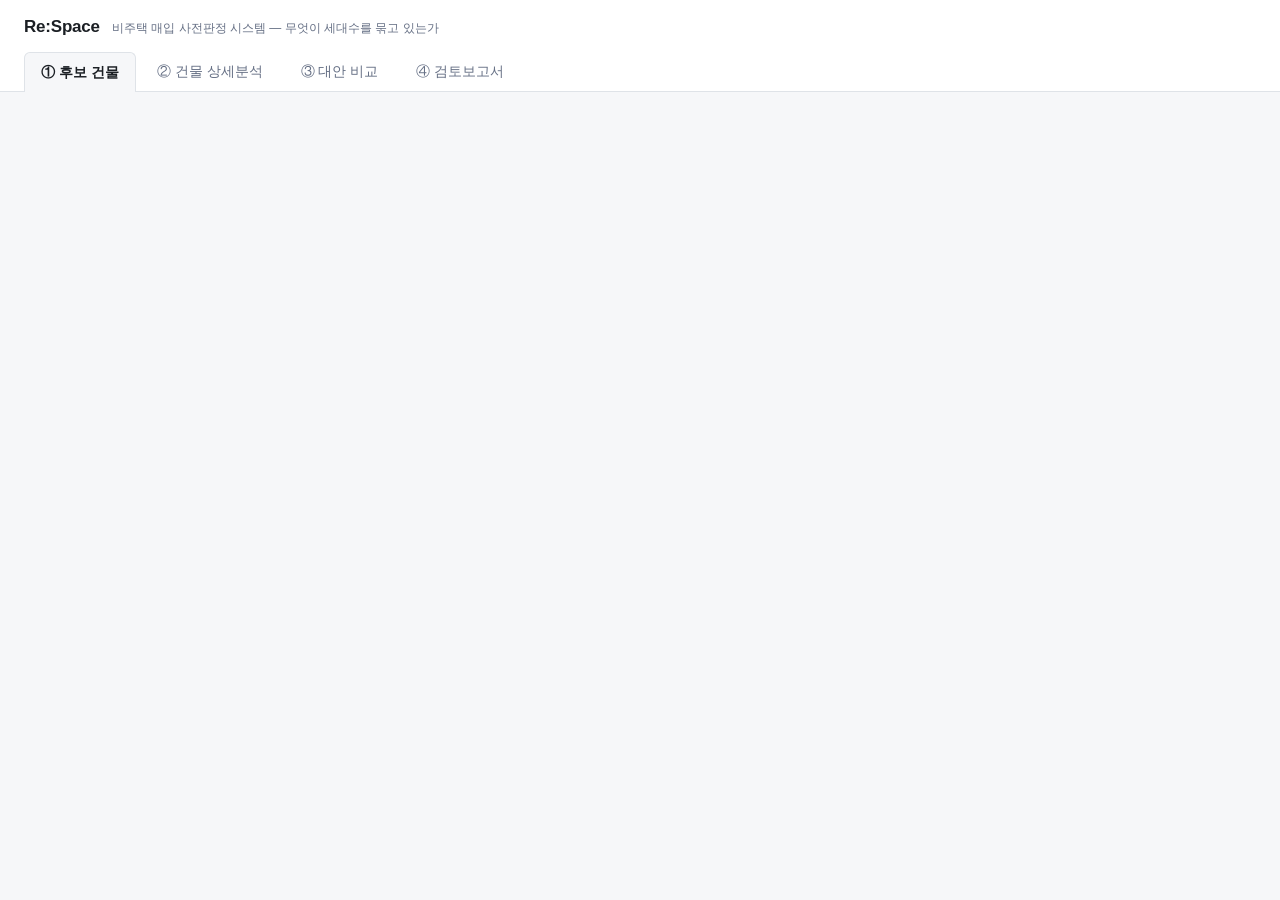
<file: dashboard/template.html>
<!DOCTYPE html>
<html lang="ko">
<head>
<meta charset="utf-8">
<meta name="viewport" content="width=device-width, initial-scale=1">
<title>Re:Space — 비주택 매입 사전판정</title>
<style>
  :root {
    --bg: #f6f7f9; --card: #ffffff; --line: #dfe3e8; --ink: #1b1f24;
    --muted: #667085; --accent: #2f5d8a;
    --ok: #2f7a4d; --warn: #b57a12; --bad: #b3352f; --info: #2f5d8a;
  }
  * { box-sizing: border-box; }
  body {
    margin: 0; background: var(--bg); color: var(--ink);
    font-family: "Malgun Gothic", "맑은 고딕", -apple-system, "Segoe UI", sans-serif;
    font-size: 14px; line-height: 1.55;
  }
  header {
    background: var(--card); border-bottom: 1px solid var(--line);
    padding: 14px 24px 0;
  }
  .brand { display: flex; align-items: baseline; gap: 12px; flex-wrap: wrap; }
  .brand h1 { font-size: 17px; margin: 0; letter-spacing: -.2px; }
  .brand .sub { color: var(--muted); font-size: 12px; }
  nav { display: flex; gap: 4px; margin-top: 12px; }
  nav button {
    border: 1px solid transparent; border-bottom: none; background: none;
    padding: 8px 16px; font: inherit; cursor: pointer; color: var(--muted);
    border-radius: 6px 6px 0 0;
  }
  nav button.on {
    background: var(--bg); border-color: var(--line); color: var(--ink);
    font-weight: 600; margin-bottom: -1px;
  }
  main { padding: 20px 24px 60px; max-width: 1240px; }

  /* 열자마자 보이는 3가지: 몇 세대 / 무엇이 병목 / 무슨 위험 */
  .headline { display: grid; grid-template-columns: repeat(3, 1fr); gap: 12px; margin-bottom: 18px; }
  .hl { background: var(--card); border: 1px solid var(--line); border-radius: 8px; padding: 14px 16px; }
  .hl .k { font-size: 11px; color: var(--muted); letter-spacing: .04em; }
  .hl .v { font-size: 26px; font-weight: 700; margin-top: 2px; letter-spacing: -.5px; }
  .hl .n { font-size: 12px; color: var(--muted); margin-top: 4px; }

  .card { background: var(--card); border: 1px solid var(--line); border-radius: 8px; padding: 16px 18px; margin-bottom: 16px; }
  .card > h2 { font-size: 13px; margin: 0 0 12px; letter-spacing: .02em; color: var(--muted); font-weight: 600; }

  table { width: 100%; border-collapse: collapse; font-size: 13px; }
  th, td { text-align: left; padding: 8px 10px; border-bottom: 1px solid var(--line); vertical-align: top; }
  th { color: var(--muted); font-weight: 600; font-size: 11.5px; }
  td.num, th.num { text-align: right; font-variant-numeric: tabular-nums; }
  tr.click { cursor: pointer; }
  tr.click:hover td { background: #eef3f8; }

  .badge { display: inline-block; padding: 1px 8px; border-radius: 10px; font-size: 11.5px; font-weight: 600; white-space: nowrap; }
  .b-ok { background: #e6f3ec; color: var(--ok); }
  .b-warn { background: #fbf1dc; color: var(--warn); }
  .b-bad { background: #fbe9e8; color: var(--bad); }
  .b-info { background: #e8eef5; color: var(--info); }
  .b-mute { background: #eef0f2; color: var(--muted); }

  .controls { display: flex; gap: 8px; align-items: center; flex-wrap: wrap; margin-bottom: 12px; }
  select, input[type=number] {
    font: inherit; padding: 5px 8px; border: 1px solid var(--line);
    border-radius: 6px; background: var(--card); color: var(--ink);
  }
  input[type=number] { width: 118px; text-align: right; font-variant-numeric: tabular-nums; }

  .plan { overflow-x: auto; background: #fff; border: 1px solid var(--line); border-radius: 6px; padding: 6px; }
  .plan svg { display: block; max-width: 100%; height: auto; }

  .cols3 { display: grid; grid-template-columns: repeat(3, 1fr); gap: 12px; }
  .alt { border: 1px solid var(--line); border-radius: 8px; padding: 12px; background: var(--card); }
  .alt.best { border-color: var(--accent); box-shadow: 0 0 0 2px #e8eef5; }
  .alt h3 { margin: 0 0 8px; font-size: 14px; display: flex; align-items: center; gap: 6px; }
  .alt .big { font-size: 22px; font-weight: 700; letter-spacing: -.4px; }

  ul.reasons { margin: 6px 0 0; padding-left: 18px; }
  ul.reasons li { margin: 3px 0; }

  .note { font-size: 12px; color: var(--muted); }
  .warnbox { border-left: 3px solid var(--warn); background: #fdf8ee; padding: 10px 12px; border-radius: 0 6px 6px 0; margin-bottom: 12px; font-size: 13px; }
  .disclaimer { border-left: 3px solid var(--muted); background: #f1f3f5; padding: 10px 12px; border-radius: 0 6px 6px 0; font-size: 12.5px; color: #3c4450; }
  .mono { font-family: Consolas, "Courier New", monospace; font-size: 11.5px; word-break: break-all; }
  .hide { display: none; }
  .legend { display: flex; gap: 14px; flex-wrap: wrap; font-size: 11.5px; color: var(--muted); margin-top: 8px; }
  .sw { display: inline-block; width: 11px; height: 11px; border-radius: 2px; vertical-align: -1px; margin-right: 4px; border: 1px solid rgba(0,0,0,.12); }
  @media print { nav, .controls { display: none; } body { background: #fff; } }
</style>
</head>
<body>
<header>
  <div class="brand">
    <h1>Re:Space</h1>
    <span class="sub">비주택 매입 사전판정 시스템 — 무엇이 세대수를 묶고 있는가</span>
  </div>
  <nav id="nav"></nav>
</header>
<main>
  <div class="headline" id="headline"></div>
  <div id="view"></div>
</main>

<!--RESPACE_DATA-->
<script>
const D = window.__RESPACE__;
const fmt = n => (n === null || n === undefined) ? "—" : n.toLocaleString("ko-KR");
const pct = n => (n === null || n === undefined) ? "—" : Math.round(n * 100) + "%";
const esc = s => String(s ?? "").replace(/[&<>]/g, c => ({"&":"&amp;","<":"&lt;",">":"&gt;"}[c]));

const GRADE_CLASS = {
  "우선검토": "b-ok", "검토 가능": "b-info",
  "조건부 검토": "b-warn", "부적합": "b-bad",
};
const BOTTLENECK_CLASS = { "평면": "b-info", "주차": "b-warn", "정화조": "b-warn" };
const REASON_COLOR = {
  egress_over_limit: "#c94c4c", no_window: "#d9a441",
  daylight_short: "#e0c46a", geometry: "#eeeeee",
};

let state = { tab: 0, building: 0, strategy: null, floor: 0 };

/* 해시 라우팅 — 특정 화면을 바로 열거나 링크로 공유할 수 있게 한다.
   #t2/b1/f3 = 대안 비교, 두 번째 건물, 4번째 층 */
function readHash() {
  const h = location.hash.replace(/^#/, "");
  if (!h) return;
  for (const part of h.split("/")) {
    const m = part.match(/^([tbf])(\d+)$/);
    if (!m) continue;
    const n = +m[2];
    if (m[1] === "t") state.tab = Math.min(n, 3);
    if (m[1] === "b") state.building = n;
    if (m[1] === "f") state.floor = n;
  }
  if (state.building >= D.buildings.length) state.building = 0;
}

function writeHash() {
  const h = `#t${state.tab}/b${state.building}/f${state.floor}`;
  if (location.hash !== h) history.replaceState(null, "", h);
}

const B = () => D.buildings[state.building];
const S = () => B().strategies[state.strategy ?? B().recommended];
const TABS = ["① 후보 건물", "② 건물 상세분석", "③ 대안 비교", "④ 검토보고서"];

/* 도면 출처 배너 — 결과를 어디까지 믿을 수 있는지가 수치보다 먼저다 */
function provenance() {
  const b = B();
  if (b.trustworthy) return "";
  const strong = b.plan_status === "placeholder"
    ? "이 건물의 도면은 <b>형상 예시</b>다. 실제 건물 형상이 아니므로 아래 수치를 사례 대조나 의사결정에 쓸 수 없다."
    : "이 건물은 <b>엔진 검증용 인공 평면</b>이다. 실재하는 건물이 아니다.";
  return `<div class="warnbox" style="border-color:var(--bad);background:#fdf0ef">
    ${strong} (${esc(b.plan_status_label)})
    ${b.source_note ? `<div class="note" style="margin-top:4px">${esc(b.source_note)}</div>` : ""}
  </div>`;
}

function headline() {
  const b = B(), s = S();
  const blocked = s.caps.axes.filter(a => a.value === null);
  const risk = blocked.length
    ? `입력 미확보 ${blocked.length}건`
    : (s.verdict.grade === "부적합" ? "필수조건 미충족" : "치명적 위험 없음");
  const riskCls = blocked.length ? "b-warn" : (s.verdict.grade === "부적합" ? "b-bad" : "b-ok");
  document.getElementById("headline").innerHTML = `
    <div class="hl">
      <div class="k">공급 가능 세대수</div>
      <div class="v">${fmt(s.caps.supply)}<span style="font-size:14px;font-weight:500"> 세대</span></div>
      <div class="n">${esc(b.name)} · ${s.label} · 주거층 ${b.floors_analyzed.length}개</div>
    </div>
    <div class="hl">
      <div class="k">병목 축</div>
      <div class="v">${esc(s.caps.bottleneck_label)}</div>
      <div class="n">${esc(s.caps.axes.find(a => a.axis === s.caps.bottleneck).basis)}</div>
    </div>
    <div class="hl">
      <div class="k">위험 / 판정</div>
      <div class="v" style="font-size:20px">
        <span class="badge ${GRADE_CLASS[s.verdict.grade] || "b-mute"}">${esc(s.verdict.grade)}</span>
      </div>
      <div class="n"><span class="badge ${riskCls}">${esc(risk)}</span></div>
    </div>`;
}

/* ① 후보 건물 목록 — 다수 후보 중 추가 검토 대상을 빠르게 선별 */
function viewList() {
  const rows = D.buildings.map((b, i) => {
    const s = b.strategies[b.recommended];
    const blocked = s.caps.axes.filter(a => a.value === null).map(a => a.label);
    return `<tr class="click" data-b="${i}">
      <td><b>${esc(b.name)}</b>
        ${b.trustworthy ? "" : `<span class="badge b-bad" style="margin-left:6px">${esc(b.plan_status_label)}</span>`}
        <div class="note">${esc(b.use)} · 지상 ${b.floors_total}층</div></td>
      <td class="num">${fmt(s.caps.supply)}</td>
      <td><span class="badge ${BOTTLENECK_CLASS[s.caps.bottleneck_label] || "b-mute"}">${esc(s.caps.bottleneck_label)}</span></td>
      <td>${blocked.length ? `<span class="badge b-warn">${esc(blocked.join(", "))} 미확보</span>` : `<span class="badge b-ok">없음</span>`}</td>
      <td><span class="badge ${GRADE_CLASS[s.verdict.grade] || "b-mute"}">${esc(s.verdict.grade)}</span></td>
      <td class="num">${b.floors_analyzed.length}</td>
    </tr>`;
  }).join("");
  return `<div class="card">
    <h2>후보 건물 — 동일 기준 분석 결과</h2>
    <table>
      <thead><tr>
        <th>건물</th><th class="num">공급 세대</th><th>병목</th>
        <th>중대 위험</th><th>판정</th><th class="num">주거층</th>
      </tr></thead>
      <tbody>${rows}</tbody>
    </table>
    <p class="note" style="margin-bottom:0">행을 클릭하면 상세분석으로 이동한다. 값은 각 건물의 추천안 기준이다.</p>
  </div>`;
}

/* ② 건물 상세분석 */
function viewDetail() {
  const b = B(), s = S();
  const f = s.per_floor[Math.min(state.floor, s.per_floor.length - 1)];
  const rejByReason = {};
  f.rejected.forEach(r => {
    rejByReason[r.reason_label] = (rejByReason[r.reason_label] || 0) + 1;
  });
  const commonByReason = {};
  f.common_areas.forEach(a => {
    commonByReason[a.reason_label] = +( (commonByReason[a.reason_label] || 0) + a.area_m2 ).toFixed(2);
  });

  const floorRows = s.per_floor.map(x => `<tr>
    <td>${x.floor}층</td>
    <td class="num">${x.units.length}</td>
    <td class="num">${x.rejected.length}</td>
    <td>${esc(x.corridor_type)}</td>
    <td class="num">${x.egress.limit_m}m</td>
    <td class="num">${x.egress.over_limit_cells}</td>
    <td class="num">${x.free_m2}</td>
  </tr>`).join("");

  const passRows = f.units.slice(0, 8).map(u => `<tr>
    <td>${esc(u.type)}</td>
    <td class="num">${u.rect_mm[2]}×${u.rect_mm[3]}</td>
    <td class="num">${u.egress_dist_m}m</td>
    <td class="num">${pct(u.daylight_ratio)}</td>
    <td class="num">${u.shaft_dist_cells === null ? "—" : u.shaft_dist_cells}</td>
    <td class="num">${u.depth_from_window_m}m</td>
  </tr>`).join("");

  return `<div class="card">
    <div class="controls">
      <select id="selB">${D.buildings.map((x, i) =>
        `<option value="${i}" ${i === state.building ? "selected" : ""}>${esc(x.name)}</option>`).join("")}</select>
      <select id="selS">${Object.entries(b.strategies).map(([k, v]) =>
        `<option value="${k}" ${k === (state.strategy ?? b.recommended) ? "selected" : ""}>${esc(v.label)}</option>`).join("")}</select>
      <select id="selF">${s.per_floor.map((x, i) =>
        `<option value="${i}" ${i === state.floor ? "selected" : ""}>${x.floor}층</option>`).join("")}</select>
      <span class="note">필수조건: 계단 ${f.egress.stair_count}개소 · 피난 판정 ${f.egress.all_cores ? "모든 계단 충족" : "가장 가까운 계단"}</span>
    </div>
    <div class="plan">${s.svgs[f.floor] || "<p class='note'>도면 없음</p>"}</div>
    <div class="legend">
      <span><i class="sw" style="background:#4a7fb5"></i>청년형 18.0㎡</span>
      <span><i class="sw" style="background:#7b5ea7"></i>신혼형 28.8㎡</span>
      <span><i class="sw" style="background:#d8d8d8"></i>복도</span>
      <span><i class="sw" style="background:#4a4a4a"></i>코어</span>
      <span><i class="sw" style="background:#8a8a8a"></i>샤프트</span>
      <span><i class="sw" style="background:${REASON_COLOR.egress_over_limit}"></i>피난 초과</span>
      <span><i class="sw" style="background:${REASON_COLOR.no_window}"></i>창 미접</span>
      <span><i class="sw" style="background:${REASON_COLOR.daylight_short}"></i>채광 부족</span>
      <span><i class="sw" style="background:${REASON_COLOR.geometry}"></i>형상 미달</span>
    </div>
  </div>

  <div class="cols3">
    <div class="card"><h2>층별 세대수</h2>
      <table><thead><tr><th>층</th><th class="num">세대</th><th class="num">탈락</th>
        <th>복도</th><th class="num">피난한계</th><th class="num">초과셀</th><th class="num">가용㎡</th>
      </tr></thead><tbody>${floorRows}</tbody></table>
    </div>
    <div class="card"><h2>규정 미달 구역</h2>
      ${Object.keys(rejByReason).length
        ? `<table><tbody>${Object.entries(rejByReason).map(([k, v]) =>
            `<tr><td>${esc(k)}</td><td class="num">${v}세대</td></tr>`).join("")}</tbody></table>`
        : `<p class="note">이 층에는 탈락 세대가 없다.</p>`}
      <h2 style="margin-top:14px">공용 전환 면적</h2>
      <table><tbody>${Object.entries(commonByReason).map(([k, v]) =>
        `<tr><td>${esc(k)}</td><td class="num">${v}㎡</td></tr>`).join("") || `<tr><td class="note">없음</td></tr>`}</tbody></table>
    </div>
    <div class="card"><h2>세대 지표 (상위 8)</h2>
      <table><thead><tr><th>유형</th><th class="num">치수mm</th><th class="num">보행</th>
        <th class="num">채광비</th><th class="num">샤프트</th><th class="num">창깊이</th>
      </tr></thead><tbody>${passRows || `<tr><td class="note" colspan="6">배치된 세대 없음</td></tr>`}</tbody></table>
      <p class="note" style="margin-bottom:0">채광비는 창면적÷바닥면적. 법정 기준 10%.</p>
    </div>
  </div>`;
}

/* ③ 대안 비교 */
function viewCompare() {
  const b = B();
  const cards = Object.entries(b.strategies).map(([k, s]) => {
    const mix = Object.entries(s.mix).map(([t, n]) => `${esc(t)} ${n}`).join(" · ") || "없음";
    return `<div class="alt ${k === b.recommended ? "best" : ""}">
      <h3>${esc(s.label)} ${k === b.recommended ? '<span class="badge b-info">추천</span>' : ""}</h3>
      <div class="big">${fmt(s.caps.supply)} 세대</div>
      <div class="note">${mix}</div>
      <table style="margin-top:10px"><tbody>
        <tr><td>병목</td><td class="num"><span class="badge ${BOTTLENECK_CLASS[s.caps.bottleneck_label] || "b-mute"}">${esc(s.caps.bottleneck_label)}</span></td></tr>
        <tr><td>설비 재사용률</td><td class="num">${pct(s.quantities.shaft_reuse_ratio)}</td></tr>
        <tr><td>신설 벽체</td><td class="num">${fmt(s.quantities.new_wall_m)} m</td></tr>
        <tr><td>공용 전환</td><td class="num">${fmt(s.quantities.common_area_m2)} ㎡</td></tr>
        <tr><td>채광 탈락</td><td class="num">${s.rejected_total} 세대</td></tr>
        <tr><td>판정</td><td class="num"><span class="badge ${GRADE_CLASS[s.verdict.grade] || "b-mute"}">${esc(s.verdict.grade)}</span></td></tr>
      </tbody></table>
      <div class="plan" style="margin-top:10px">${s.svgs[b.floors_analyzed[0]] || ""}</div>
    </div>`;
  }).join("");

  return `<div class="card">
    <h2>추천안과 근거</h2>
    <ul class="reasons">${b.recommend_reasons.map(r => `<li>${esc(r)}</li>`).join("")}</ul>
  </div>
  <div class="cols3">${cards}</div>
  <div class="card"><p class="note" style="margin:0">
    세 안은 알고리즘이 아니라 <b>유닛 조합과 배치 우선순위</b>만 다르다.
    저개입형은 기존 샤프트 재사용 범위 밖에 세대를 놓지 않으므로 세대수가 줄고 배관 신설이 0 이 된다.
  </p></div>`;
}

/* ④ 검토보고서 */
function viewReport() {
  const b = B(), s = S();
  const axes = s.caps.axes.map(a => `<tr>
    <td>${esc(a.label)}</td>
    <td class="num">${a.value === null ? '<span class="badge b-warn">미확보</span>' : fmt(a.value) + " 세대"}</td>
    <td class="note">${esc(a.blocked_reason || a.basis)}</td>
  </tr>`).join("");

  const missing = s.caps.axes.filter(a => a.value === null);
  const q = s.quantities;

  return `
  ${!s.caps.complete ? `<div class="warnbox"><b>잠정 결과</b> — ${esc(s.caps.note)}</div>` : ""}
  <div class="card">
    <h2>최종 판정</h2>
    <p style="margin:0 0 8px"><span class="badge ${GRADE_CLASS[s.verdict.grade] || "b-mute"}" style="font-size:14px;padding:3px 12px">${esc(s.verdict.grade)}</span></p>
    <ul class="reasons">${s.verdict.reasons.map(r => `<li>${esc(r)}</li>`).join("")}</ul>
  </div>

  <div class="card"><h2>3축 상한</h2>
    <table><thead><tr><th>축</th><th class="num">상한</th><th>근거</th></tr></thead>
    <tbody>${axes}</tbody></table>
  </div>

  <div class="card"><h2>산출 물량</h2>
    <table><tbody>
      <tr><td>세대수</td><td class="num">${fmt(q.units_total)} 세대</td></tr>
      <tr><td>신설 벽체</td><td class="num">${fmt(q.new_wall_m)} m</td></tr>
      <tr><td>철거 벽체</td><td class="num">— <span class="note">기존 내부 벽이 입력 규격에 없어 산출 불가</span></td></tr>
      <tr><td>설비 재사용률</td><td class="num">${pct(q.shaft_reuse_ratio)}</td></tr>
      <tr><td>공용 전환 면적</td><td class="num">${fmt(q.common_area_m2)} ㎡</td></tr>
      <tr><td>주차 (${esc(q.parking.basis)})</td>
          <td class="num">필요 ${fmt(q.parking.required)} / 기존 ${fmt(q.parking.existing)} / 부족 ${fmt(q.parking.shortfall)}</td></tr>
      <tr><td>정화조 (${esc(q.septic.basis)})</td>
          <td class="num">필요 ${fmt(q.septic.required_m3)} / 기존 ${fmt(q.septic.existing_m3)} / 부족 ${fmt(q.septic.shortfall_m3)} ㎥</td></tr>
    </tbody></table>
  </div>

  <div class="card">
    <h2>개략 사업비 — 단가는 사용자 입력</h2>
    <div class="warnbox" style="border-color:var(--info);background:#eef3f8">
      시스템은 <b>물량까지만</b> 산출한다. 아래 단가는 사용자가 입력하는 값이며
      시스템이 제시하는 값이 아니다. 발주처 표준단가를 넣어 쓸 것.
    </div>
    <div class="controls">
      <label>세대당 내장 <input type="number" id="p_unit" value="0" step="10"> 만원</label>
      <label>벽체 신설 <input type="number" id="p_wall" value="0" step="1"> 만원/m</label>
      <label>주차 증설 <input type="number" id="p_park" value="0" step="10"> 만원/대</label>
      <label>정화조 증설 <input type="number" id="p_sep" value="0" step="10"> 만원/㎥</label>
    </div>
    <table><tbody id="costRows"></tbody></table>
  </div>

  <div class="card"><h2>추가 제출자료 · 전문가 검토 필요</h2>
    <ul class="reasons">
      ${missing.map(a => `<li><b>${esc(a.label)} 축</b> — ${esc(a.blocked_reason)}</li>`).join("")}
      <li>구조안전 검토 — 벽체 철거·개구부 신설 영향 (범위 밖)</li>
      <li>소방 검토 — 스프링클러·방화구획·제연 (범위 밖)</li>
      <li>용도지역상 주택 허용 여부 및 시설군 변경 가능성 확인</li>
      ${b.source_note ? `<li>${esc(b.source_note)}</li>` : ""}
    </ul>
  </div>

  <div class="card"><h2>적용 기준과 검토 이력</h2>
    <table><tbody>
      <tr><td>기준 버전</td><td>rules ${esc(D.rules_version)}</td></tr>
      <tr><td>격자</td><td>${D.grid_mm}mm</td></tr>
      <tr><td>분석 시각</td><td>${esc(D.generated_at || "—")}</td></tr>
      <tr><td>분석 층</td><td>${b.floors_analyzed.join(", ")}층</td></tr>
      <tr><td>입력 해시</td><td class="mono">${Object.entries(s.input_hash).map(([k, v]) =>
        `${esc(k)} ${esc(v.slice(0, 23))}…`).join("<br>")}</td></tr>
    </tbody></table>
    <p class="note">같은 입력이면 항상 같은 결과가 나온다. 해시로 어느 도면의 결과인지 추적된다.</p>
  </div>

  <div class="disclaimer">${esc(D.disclaimer)}</div>`;
}

function costs() {
  const el = document.getElementById("costRows");
  if (!el) return;
  const q = S().quantities;
  const v = id => parseFloat(document.getElementById(id).value) || 0;
  const rows = [
    ["세대 내장공사", q.units_total, "세대", v("p_unit")],
    ["벽체 신설", q.new_wall_m, "m", v("p_wall")],
    ["주차 증설", q.parking.shortfall ?? 0, "대", v("p_park")],
    ["정화조 증설", q.septic.shortfall_m3 ?? 0, "㎥", v("p_sep")],
  ];
  let total = 0;
  const html = rows.map(([name, qty, unit, price]) => {
    const sum = qty * price;
    total += sum;
    return `<tr><td>${name}</td><td class="num">${fmt(qty)} ${unit}</td>
      <td class="num">× ${fmt(price)} 만원</td><td class="num">${fmt(Math.round(sum))} 만원</td></tr>`;
  }).join("");
  const per = q.units_total ? Math.round(total / q.units_total) : 0;
  el.innerHTML = html + `<tr><td><b>합계</b></td><td></td><td></td>
    <td class="num"><b>${fmt(Math.round(total))} 만원</b></td></tr>
    <tr><td class="note">세대당</td><td></td><td></td><td class="num note">${fmt(per)} 만원</td></tr>`;
}

function render() {
  writeHash();
  document.getElementById("nav").innerHTML = TABS.map((t, i) =>
    `<button class="${i === state.tab ? "on" : ""}" data-t="${i}">${t}</button>`).join("");
  headline();
  document.getElementById("view").innerHTML =
    (state.tab === 0 ? "" : provenance()) +
    [viewList, viewDetail, viewCompare, viewReport][state.tab]();

  document.querySelectorAll("#nav button").forEach(x =>
    x.onclick = () => { state.tab = +x.dataset.t; render(); });
  document.querySelectorAll("tr.click").forEach(x =>
    x.onclick = () => { state.building = +x.dataset.b; state.strategy = null; state.floor = 0; state.tab = 1; render(); });

  const sb = document.getElementById("selB");
  if (sb) sb.onchange = e => { state.building = +e.target.value; state.strategy = null; state.floor = 0; render(); };
  const ss = document.getElementById("selS");
  if (ss) ss.onchange = e => { state.strategy = e.target.value; render(); };
  const sf = document.getElementById("selF");
  if (sf) sf.onchange = e => { state.floor = +e.target.value; render(); };

  ["p_unit", "p_wall", "p_park", "p_sep"].forEach(id => {
    const el = document.getElementById(id);
    if (el) el.oninput = costs;
  });
  costs();
}

readHash();
render();
</script>
</body>
</html>
</file>
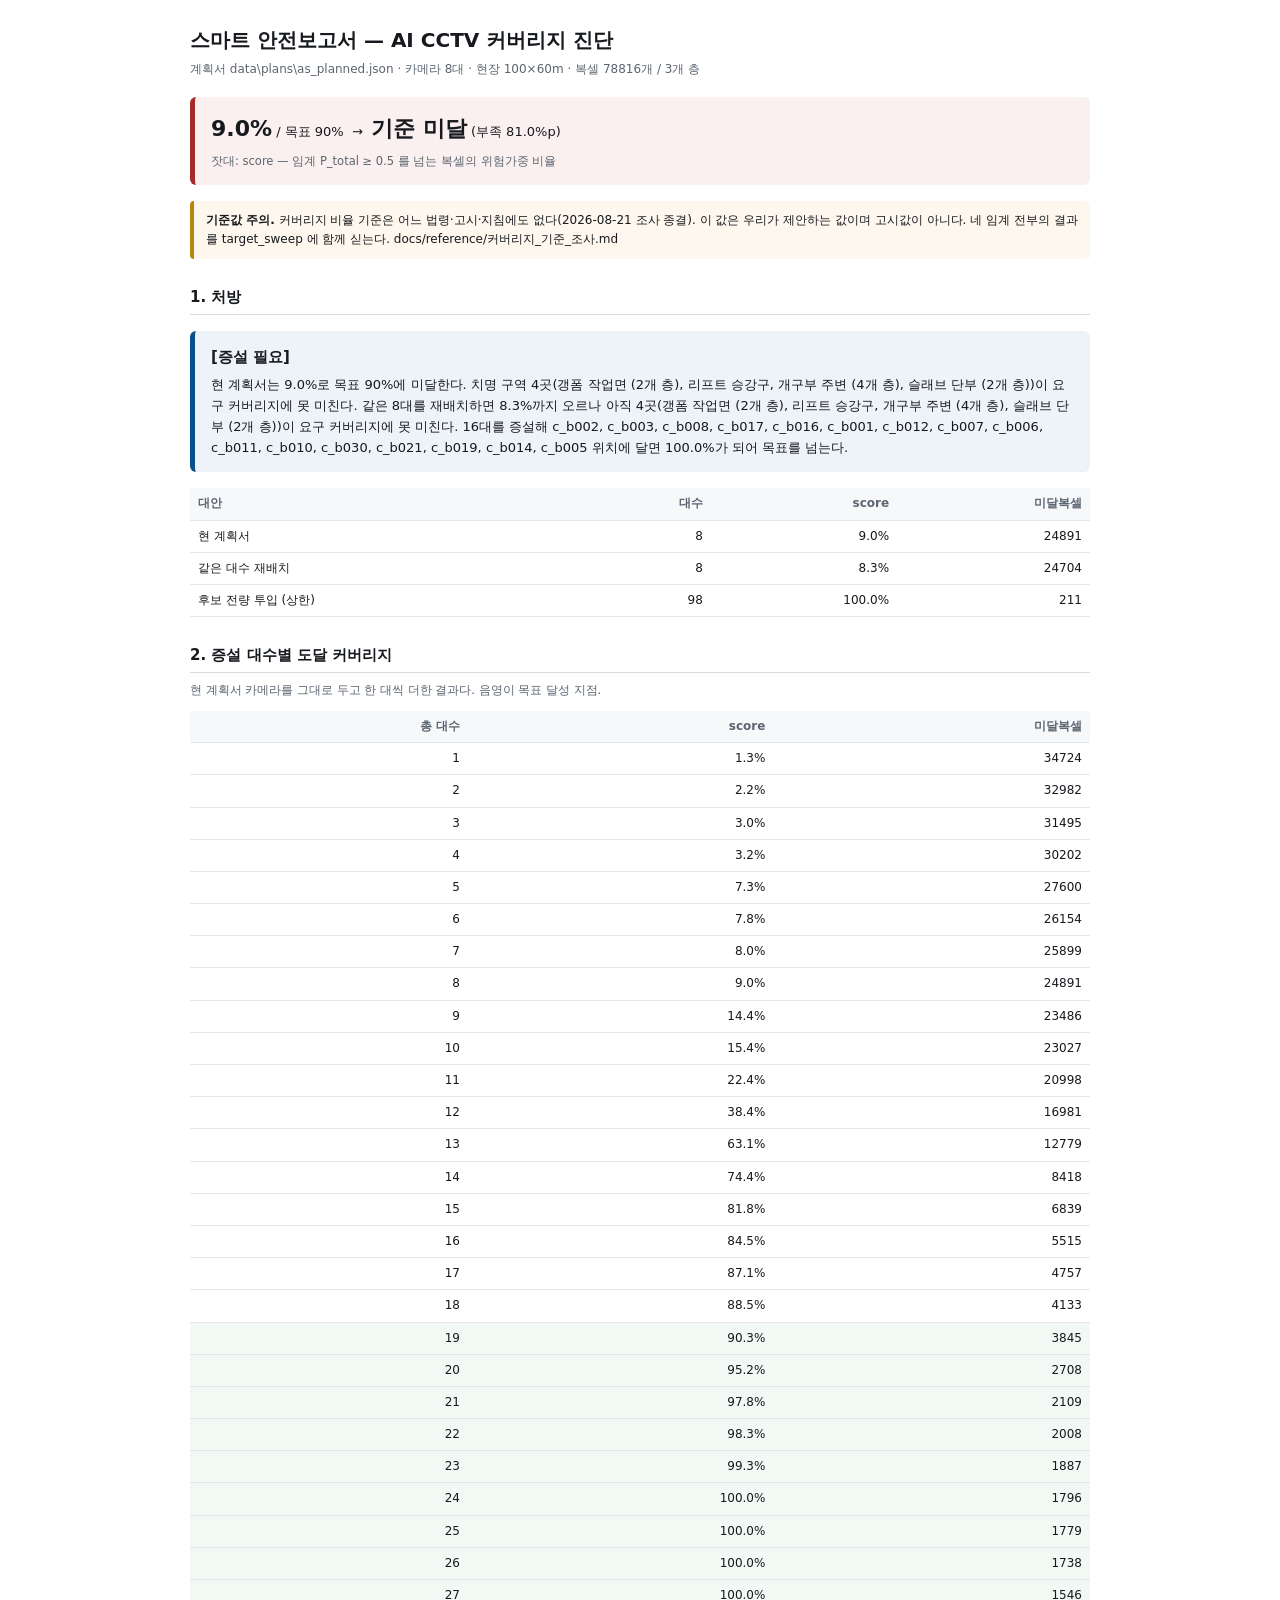
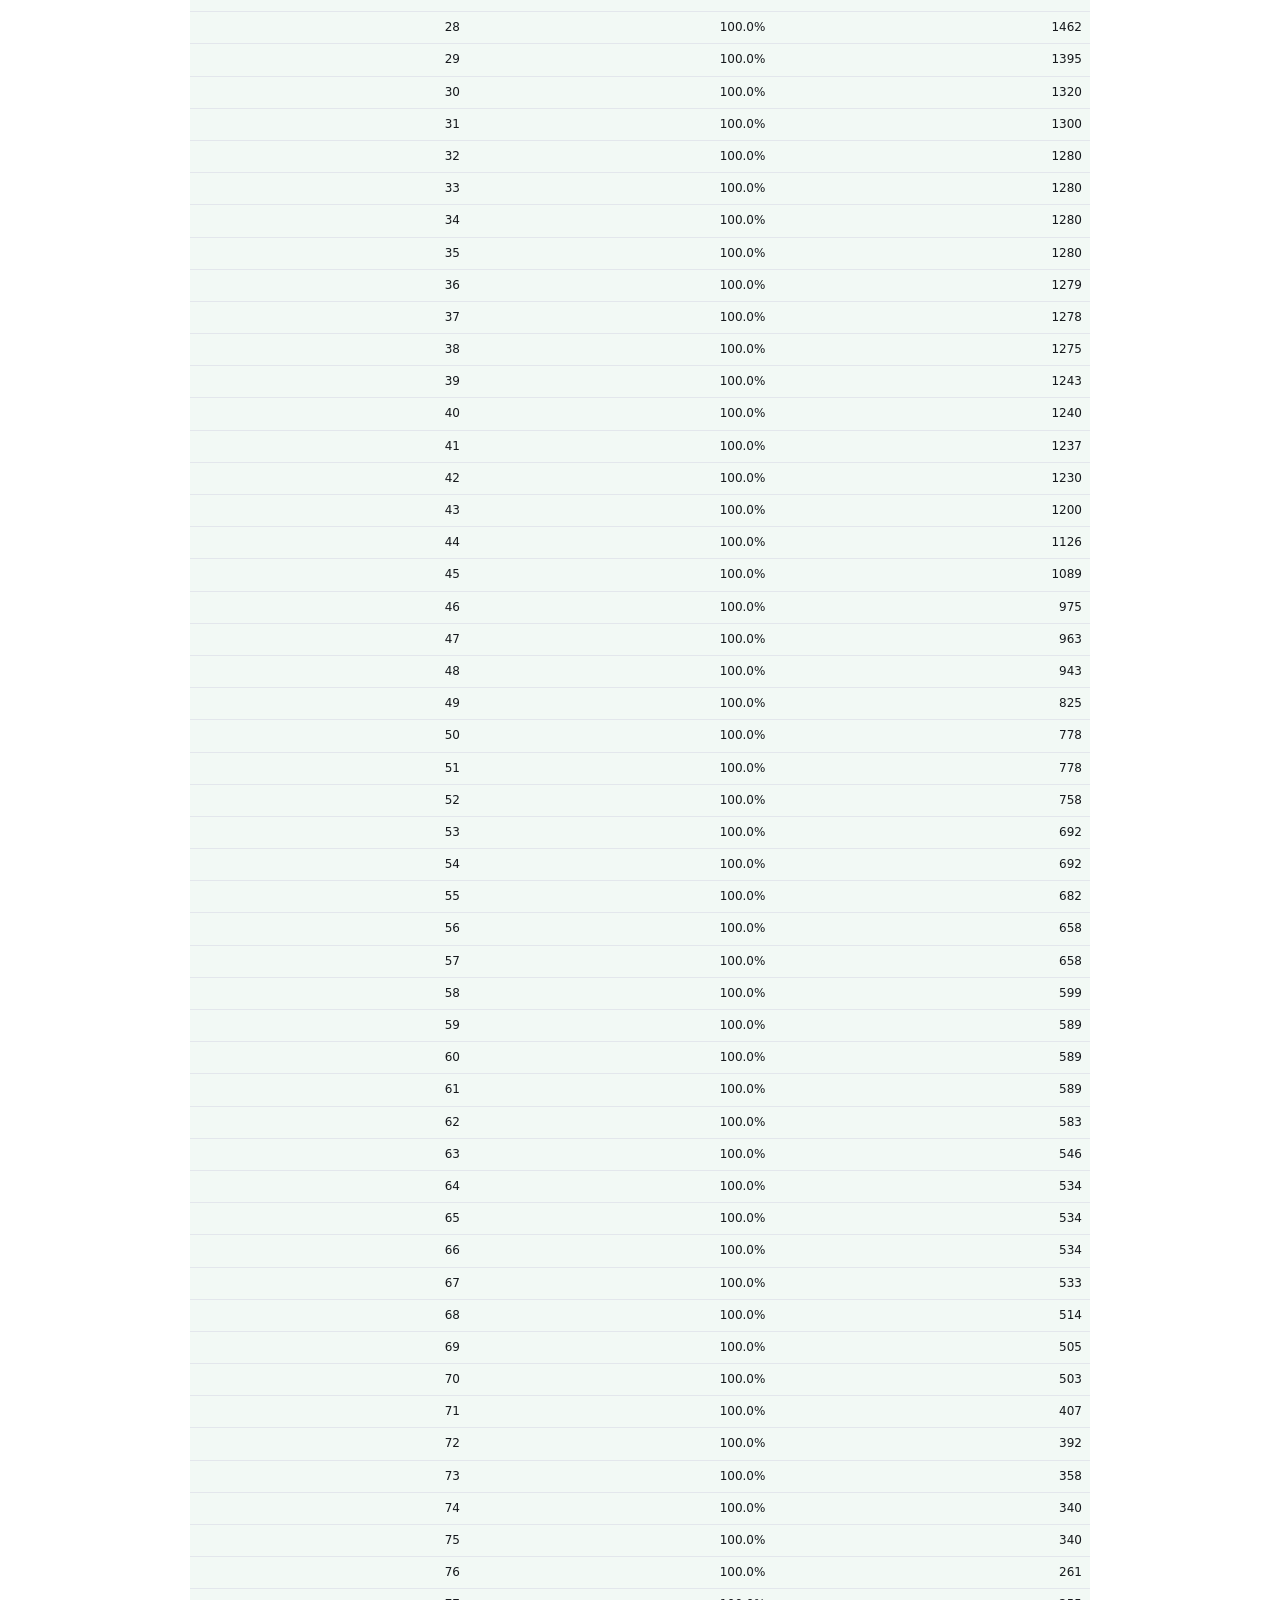
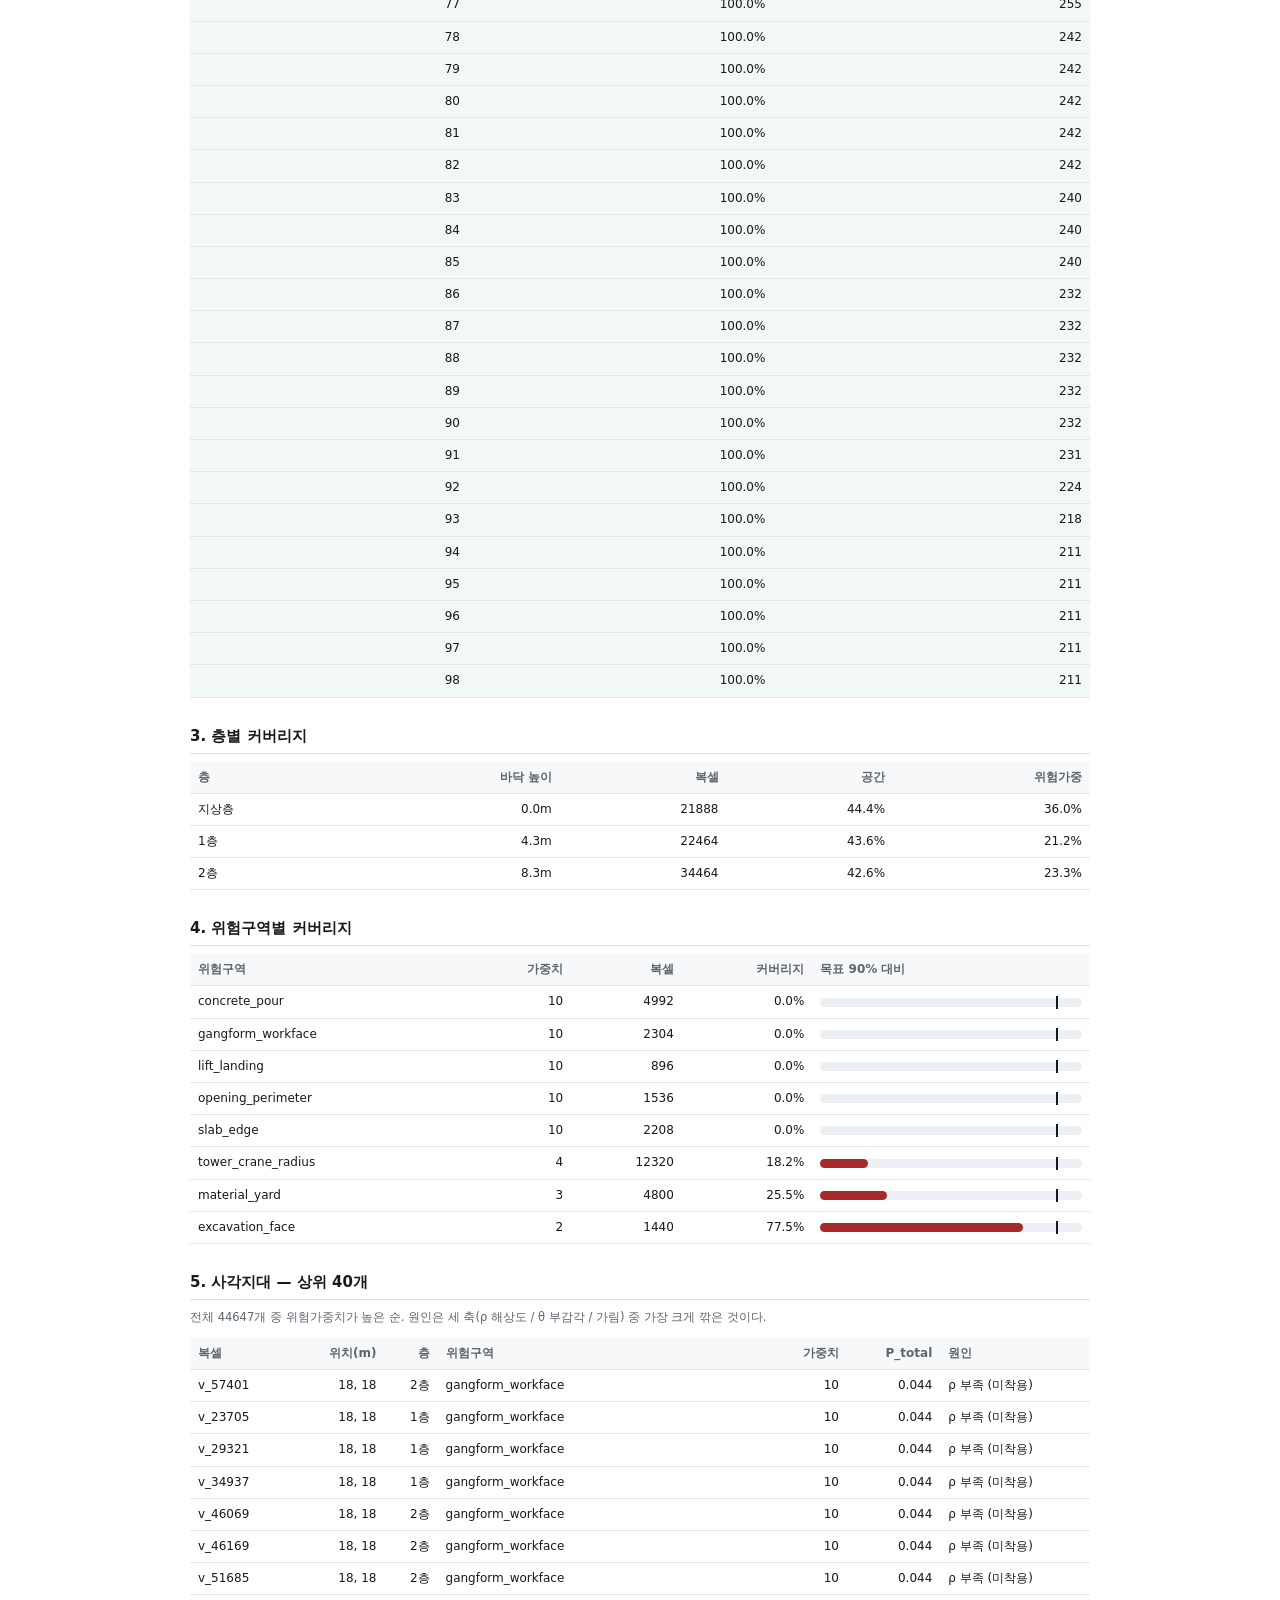
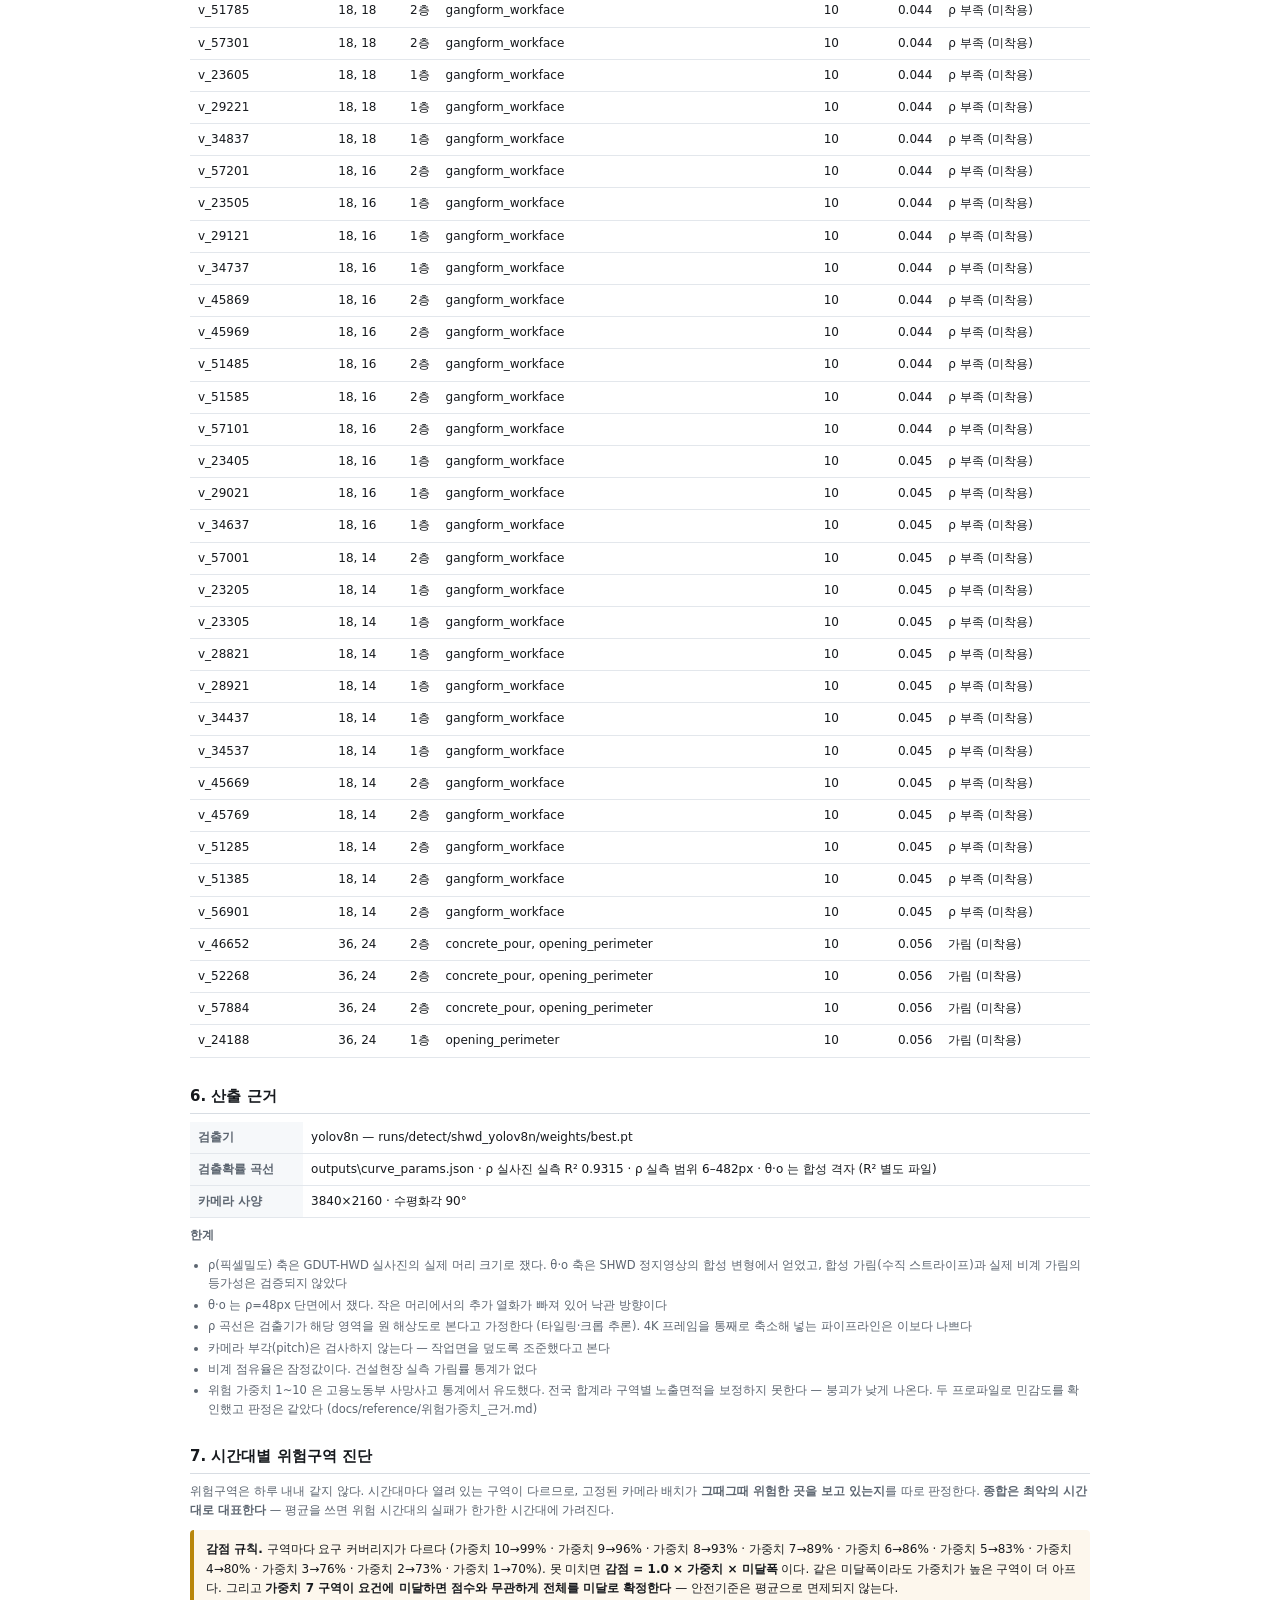
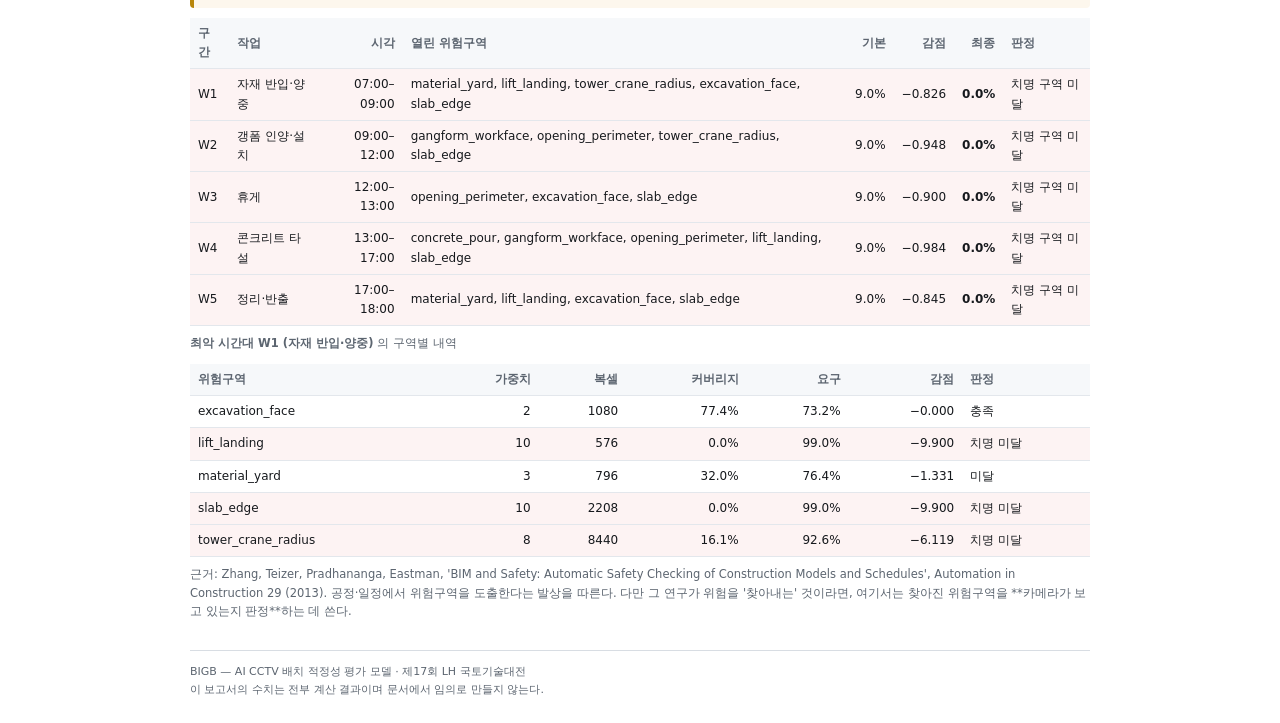
<file: outputs/safety_report.html>
<!DOCTYPE html>
<html lang="ko"><head><meta charset="utf-8">
<title>스마트 안전보고서 — AI CCTV 커버리지 진단</title>
<!-- 인라인 파비콘. 없으면 브라우저가 /favicon.ico 를 찾다 404 를 남긴다 -->
<link rel="icon" href="data:image/svg+xml,%3Csvg xmlns='http://www.w3.org/2000/svg' viewBox='0 0 16 16'%3E%3Crect width='16' height='16' rx='3' fill='%230b4f8a'/%3E%3Ccircle cx='8' cy='8' r='3' fill='%23fff'/%3E%3C/svg%3E">
<style>
 @page { size: A4; margin: 16mm; }
 body{font:13px/1.6 "Malgun Gothic","맑은 고딕",system-ui,sans-serif;color:#16191d;
   max-width:900px;margin:0 auto;padding:24px}
 h1{font-size:20px;margin:0 0 4px}
 h2{font-size:15px;margin:26px 0 8px;padding-bottom:5px;border-bottom:1px solid #d8dde3}
 .sub{color:#5c6570;font-size:12px;margin-bottom:18px}
 .verdict{padding:14px 16px;border-radius:6px;margin:16px 0;
   background:#fbf0f0;border-left:5px solid #a62a2a}
 .verdict b{font-size:22px}
 table{width:100%;border-collapse:collapse;font-size:12px;margin:8px 0}
 th,td{text-align:left;padding:6px 8px;border-bottom:1px solid #e3e7ec}
 th{background:#f6f8fa;color:#5c6570;font-weight:600}
 td.n,th.n{text-align:right;font-variant-numeric:tabular-nums}
 tr.hit td{background:#f2f9f5}
 tr.bad td{background:#fdf3f3}
 .bar{position:relative;height:9px;background:#eceff3;border-radius:5px;min-width:120px}
 .fill{height:100%;border-radius:5px}
 .tick{position:absolute;top:-2px;width:2px;height:13px;background:#16191d}
 .note{color:#5c6570;font-size:11.5px;margin-top:6px}
 .warn{background:#fdf7ed;border-left:4px solid #b8860b;padding:10px 12px;
   border-radius:4px;font-size:12px;margin:10px 0}
 ul{margin:6px 0 0 18px;padding:0}
 li{margin:3px 0;font-size:11.5px;color:#5c6570}
 footer{margin-top:30px;padding-top:12px;border-top:1px solid #d8dde3;
   color:#5c6570;font-size:11px}
</style></head><body>

<h1>스마트 안전보고서 — AI CCTV 커버리지 진단</h1>
<div class="sub">계획서 data\plans\as_planned.json · 카메라 8대 ·
 현장 100×60m ·
 복셀 78816개 / 3개 층</div>

<div class="verdict">
 <b>9.0%</b> / 목표 90%
 &nbsp;→&nbsp; <b>기준 미달</b>&nbsp;(부족 81.0%p)
 <div class="note">잣대: score — 임계 P_total ≥ 0.5 를
  넘는 복셀의 위험가중 비율</div>
</div>

<div class="warn"><b>기준값 주의.</b> 커버리지 비율 기준은 어느 법령·고시·지침에도 없다(2026-08-21 조사 종결). 이 값은 우리가 제안하는 값이며 고시값이 아니다. 네 임계 전부의 결과를 target_sweep 에 함께 싣는다. docs/reference/커버리지_기준_조사.md</div>

<h2>1. 처방</h2>
<div class="verdict" style="background:#eef3f9;border-left-color:#0b4f8a">
 <b style="font-size:15px">[증설 필요]</b>
 <div style="margin-top:6px">현 계획서는 9.0%로 목표 90%에 미달한다. 치명 구역 4곳(갱폼 작업면 (2개 층), 리프트 승강구, 개구부 주변 (4개 층), 슬래브 단부 (2개 층))이 요구 커버리지에 못 미친다. 같은 8대를 재배치하면 8.3%까지 오르나 아직 4곳(갱폼 작업면 (2개 층), 리프트 승강구, 개구부 주변 (4개 층), 슬래브 단부 (2개 층))이 요구 커버리지에 못 미친다. 16대를 증설해 c_b002, c_b003, c_b008, c_b017, c_b016, c_b001, c_b012, c_b007, c_b006, c_b011, c_b010, c_b030, c_b021, c_b019, c_b014, c_b005 위치에 달면 100.0%가 되어 목표를 넘는다.</div>
</div>
<table>
 <thead><tr><th>대안</th><th class=n>대수</th><th class=n>score</th>
  <th class=n>미달복셀</th></tr></thead>
 <tbody>
  <tr><td>현 계획서</td><td class=n>8</td>
   <td class=n>9.0%</td>
   <td class=n>24891</td></tr>
  <tr><td>같은 대수 재배치</td>
   <td class=n>8</td>
   <td class=n>8.3%</td>
   <td class=n>24704</td></tr>
  <tr><td>후보 전량 투입 (상한)</td>
   <td class=n>98</td>
   <td class=n>100.0%</td>
   <td class=n>211</td></tr>
 </tbody>
</table>

<h2>2. 증설 대수별 도달 커버리지</h2>
<p class="note">현 계획서 카메라를 그대로 두고 한 대씩 더한 결과다.
 음영이 목표 달성 지점.</p>
<table><thead><tr><th class=n>총 대수</th><th class=n>score</th>
 <th class=n>미달복셀</th></tr></thead>
<tbody><tr class=''><td class=n>1</td><td class=n>1.3%</td><td class=n>34724</td></tr><tr class=''><td class=n>2</td><td class=n>2.2%</td><td class=n>32982</td></tr><tr class=''><td class=n>3</td><td class=n>3.0%</td><td class=n>31495</td></tr><tr class=''><td class=n>4</td><td class=n>3.2%</td><td class=n>30202</td></tr><tr class=''><td class=n>5</td><td class=n>7.3%</td><td class=n>27600</td></tr><tr class=''><td class=n>6</td><td class=n>7.8%</td><td class=n>26154</td></tr><tr class=''><td class=n>7</td><td class=n>8.0%</td><td class=n>25899</td></tr><tr class=''><td class=n>8</td><td class=n>9.0%</td><td class=n>24891</td></tr><tr class=''><td class=n>9</td><td class=n>14.4%</td><td class=n>23486</td></tr><tr class=''><td class=n>10</td><td class=n>15.4%</td><td class=n>23027</td></tr><tr class=''><td class=n>11</td><td class=n>22.4%</td><td class=n>20998</td></tr><tr class=''><td class=n>12</td><td class=n>38.4%</td><td class=n>16981</td></tr><tr class=''><td class=n>13</td><td class=n>63.1%</td><td class=n>12779</td></tr><tr class=''><td class=n>14</td><td class=n>74.4%</td><td class=n>8418</td></tr><tr class=''><td class=n>15</td><td class=n>81.8%</td><td class=n>6839</td></tr><tr class=''><td class=n>16</td><td class=n>84.5%</td><td class=n>5515</td></tr><tr class=''><td class=n>17</td><td class=n>87.1%</td><td class=n>4757</td></tr><tr class=''><td class=n>18</td><td class=n>88.5%</td><td class=n>4133</td></tr><tr class='hit'><td class=n>19</td><td class=n>90.3%</td><td class=n>3845</td></tr><tr class='hit'><td class=n>20</td><td class=n>95.2%</td><td class=n>2708</td></tr><tr class='hit'><td class=n>21</td><td class=n>97.8%</td><td class=n>2109</td></tr><tr class='hit'><td class=n>22</td><td class=n>98.3%</td><td class=n>2008</td></tr><tr class='hit'><td class=n>23</td><td class=n>99.3%</td><td class=n>1887</td></tr><tr class='hit'><td class=n>24</td><td class=n>100.0%</td><td class=n>1796</td></tr><tr class='hit'><td class=n>25</td><td class=n>100.0%</td><td class=n>1779</td></tr><tr class='hit'><td class=n>26</td><td class=n>100.0%</td><td class=n>1738</td></tr><tr class='hit'><td class=n>27</td><td class=n>100.0%</td><td class=n>1546</td></tr><tr class='hit'><td class=n>28</td><td class=n>100.0%</td><td class=n>1462</td></tr><tr class='hit'><td class=n>29</td><td class=n>100.0%</td><td class=n>1395</td></tr><tr class='hit'><td class=n>30</td><td class=n>100.0%</td><td class=n>1320</td></tr><tr class='hit'><td class=n>31</td><td class=n>100.0%</td><td class=n>1300</td></tr><tr class='hit'><td class=n>32</td><td class=n>100.0%</td><td class=n>1280</td></tr><tr class='hit'><td class=n>33</td><td class=n>100.0%</td><td class=n>1280</td></tr><tr class='hit'><td class=n>34</td><td class=n>100.0%</td><td class=n>1280</td></tr><tr class='hit'><td class=n>35</td><td class=n>100.0%</td><td class=n>1280</td></tr><tr class='hit'><td class=n>36</td><td class=n>100.0%</td><td class=n>1279</td></tr><tr class='hit'><td class=n>37</td><td class=n>100.0%</td><td class=n>1278</td></tr><tr class='hit'><td class=n>38</td><td class=n>100.0%</td><td class=n>1275</td></tr><tr class='hit'><td class=n>39</td><td class=n>100.0%</td><td class=n>1243</td></tr><tr class='hit'><td class=n>40</td><td class=n>100.0%</td><td class=n>1240</td></tr><tr class='hit'><td class=n>41</td><td class=n>100.0%</td><td class=n>1237</td></tr><tr class='hit'><td class=n>42</td><td class=n>100.0%</td><td class=n>1230</td></tr><tr class='hit'><td class=n>43</td><td class=n>100.0%</td><td class=n>1200</td></tr><tr class='hit'><td class=n>44</td><td class=n>100.0%</td><td class=n>1126</td></tr><tr class='hit'><td class=n>45</td><td class=n>100.0%</td><td class=n>1089</td></tr><tr class='hit'><td class=n>46</td><td class=n>100.0%</td><td class=n>975</td></tr><tr class='hit'><td class=n>47</td><td class=n>100.0%</td><td class=n>963</td></tr><tr class='hit'><td class=n>48</td><td class=n>100.0%</td><td class=n>943</td></tr><tr class='hit'><td class=n>49</td><td class=n>100.0%</td><td class=n>825</td></tr><tr class='hit'><td class=n>50</td><td class=n>100.0%</td><td class=n>778</td></tr><tr class='hit'><td class=n>51</td><td class=n>100.0%</td><td class=n>778</td></tr><tr class='hit'><td class=n>52</td><td class=n>100.0%</td><td class=n>758</td></tr><tr class='hit'><td class=n>53</td><td class=n>100.0%</td><td class=n>692</td></tr><tr class='hit'><td class=n>54</td><td class=n>100.0%</td><td class=n>692</td></tr><tr class='hit'><td class=n>55</td><td class=n>100.0%</td><td class=n>682</td></tr><tr class='hit'><td class=n>56</td><td class=n>100.0%</td><td class=n>658</td></tr><tr class='hit'><td class=n>57</td><td class=n>100.0%</td><td class=n>658</td></tr><tr class='hit'><td class=n>58</td><td class=n>100.0%</td><td class=n>599</td></tr><tr class='hit'><td class=n>59</td><td class=n>100.0%</td><td class=n>589</td></tr><tr class='hit'><td class=n>60</td><td class=n>100.0%</td><td class=n>589</td></tr><tr class='hit'><td class=n>61</td><td class=n>100.0%</td><td class=n>589</td></tr><tr class='hit'><td class=n>62</td><td class=n>100.0%</td><td class=n>583</td></tr><tr class='hit'><td class=n>63</td><td class=n>100.0%</td><td class=n>546</td></tr><tr class='hit'><td class=n>64</td><td class=n>100.0%</td><td class=n>534</td></tr><tr class='hit'><td class=n>65</td><td class=n>100.0%</td><td class=n>534</td></tr><tr class='hit'><td class=n>66</td><td class=n>100.0%</td><td class=n>534</td></tr><tr class='hit'><td class=n>67</td><td class=n>100.0%</td><td class=n>533</td></tr><tr class='hit'><td class=n>68</td><td class=n>100.0%</td><td class=n>514</td></tr><tr class='hit'><td class=n>69</td><td class=n>100.0%</td><td class=n>505</td></tr><tr class='hit'><td class=n>70</td><td class=n>100.0%</td><td class=n>503</td></tr><tr class='hit'><td class=n>71</td><td class=n>100.0%</td><td class=n>407</td></tr><tr class='hit'><td class=n>72</td><td class=n>100.0%</td><td class=n>392</td></tr><tr class='hit'><td class=n>73</td><td class=n>100.0%</td><td class=n>358</td></tr><tr class='hit'><td class=n>74</td><td class=n>100.0%</td><td class=n>340</td></tr><tr class='hit'><td class=n>75</td><td class=n>100.0%</td><td class=n>340</td></tr><tr class='hit'><td class=n>76</td><td class=n>100.0%</td><td class=n>261</td></tr><tr class='hit'><td class=n>77</td><td class=n>100.0%</td><td class=n>255</td></tr><tr class='hit'><td class=n>78</td><td class=n>100.0%</td><td class=n>242</td></tr><tr class='hit'><td class=n>79</td><td class=n>100.0%</td><td class=n>242</td></tr><tr class='hit'><td class=n>80</td><td class=n>100.0%</td><td class=n>242</td></tr><tr class='hit'><td class=n>81</td><td class=n>100.0%</td><td class=n>242</td></tr><tr class='hit'><td class=n>82</td><td class=n>100.0%</td><td class=n>242</td></tr><tr class='hit'><td class=n>83</td><td class=n>100.0%</td><td class=n>240</td></tr><tr class='hit'><td class=n>84</td><td class=n>100.0%</td><td class=n>240</td></tr><tr class='hit'><td class=n>85</td><td class=n>100.0%</td><td class=n>240</td></tr><tr class='hit'><td class=n>86</td><td class=n>100.0%</td><td class=n>232</td></tr><tr class='hit'><td class=n>87</td><td class=n>100.0%</td><td class=n>232</td></tr><tr class='hit'><td class=n>88</td><td class=n>100.0%</td><td class=n>232</td></tr><tr class='hit'><td class=n>89</td><td class=n>100.0%</td><td class=n>232</td></tr><tr class='hit'><td class=n>90</td><td class=n>100.0%</td><td class=n>232</td></tr><tr class='hit'><td class=n>91</td><td class=n>100.0%</td><td class=n>231</td></tr><tr class='hit'><td class=n>92</td><td class=n>100.0%</td><td class=n>224</td></tr><tr class='hit'><td class=n>93</td><td class=n>100.0%</td><td class=n>218</td></tr><tr class='hit'><td class=n>94</td><td class=n>100.0%</td><td class=n>211</td></tr><tr class='hit'><td class=n>95</td><td class=n>100.0%</td><td class=n>211</td></tr><tr class='hit'><td class=n>96</td><td class=n>100.0%</td><td class=n>211</td></tr><tr class='hit'><td class=n>97</td><td class=n>100.0%</td><td class=n>211</td></tr><tr class='hit'><td class=n>98</td><td class=n>100.0%</td><td class=n>211</td></tr></tbody></table>

<h2>3. 층별 커버리지</h2>
<table><thead><tr><th>층</th><th class=n>바닥 높이</th><th class=n>복셀</th>
 <th class=n>공간</th><th class=n>위험가중</th></tr></thead>
<tbody><tr><td>지상층</td><td class=n>0.0m</td><td class=n>21888</td><td class=n>44.4%</td><td class=n>36.0%</td></tr><tr><td>1층</td><td class=n>4.3m</td><td class=n>22464</td><td class=n>43.6%</td><td class=n>21.2%</td></tr><tr><td>2층</td><td class=n>8.3m</td><td class=n>34464</td><td class=n>42.6%</td><td class=n>23.3%</td></tr></tbody></table>

<h2>4. 위험구역별 커버리지</h2>
<table><thead><tr><th>위험구역</th><th class=n>가중치</th><th class=n>복셀</th>
 <th class=n>커버리지</th><th>목표 90% 대비</th></tr></thead>
<tbody><tr><td>concrete_pour</td><td class=n>10</td><td class=n>4992</td><td class=n>0.0%</td><td><div class="bar"><div class="fill" style="width:0.0%;background:#a62a2a"></div><div class="tick" style="left:90.0%"></div></div></td></tr><tr><td>gangform_workface</td><td class=n>10</td><td class=n>2304</td><td class=n>0.0%</td><td><div class="bar"><div class="fill" style="width:0.0%;background:#a62a2a"></div><div class="tick" style="left:90.0%"></div></div></td></tr><tr><td>lift_landing</td><td class=n>10</td><td class=n>896</td><td class=n>0.0%</td><td><div class="bar"><div class="fill" style="width:0.0%;background:#a62a2a"></div><div class="tick" style="left:90.0%"></div></div></td></tr><tr><td>opening_perimeter</td><td class=n>10</td><td class=n>1536</td><td class=n>0.0%</td><td><div class="bar"><div class="fill" style="width:0.0%;background:#a62a2a"></div><div class="tick" style="left:90.0%"></div></div></td></tr><tr><td>slab_edge</td><td class=n>10</td><td class=n>2208</td><td class=n>0.0%</td><td><div class="bar"><div class="fill" style="width:0.0%;background:#a62a2a"></div><div class="tick" style="left:90.0%"></div></div></td></tr><tr><td>tower_crane_radius</td><td class=n>4</td><td class=n>12320</td><td class=n>18.2%</td><td><div class="bar"><div class="fill" style="width:18.2%;background:#a62a2a"></div><div class="tick" style="left:90.0%"></div></div></td></tr><tr><td>material_yard</td><td class=n>3</td><td class=n>4800</td><td class=n>25.5%</td><td><div class="bar"><div class="fill" style="width:25.5%;background:#a62a2a"></div><div class="tick" style="left:90.0%"></div></div></td></tr><tr><td>excavation_face</td><td class=n>2</td><td class=n>1440</td><td class=n>77.5%</td><td><div class="bar"><div class="fill" style="width:77.5%;background:#a62a2a"></div><div class="tick" style="left:90.0%"></div></div></td></tr></tbody></table>

<h2>5. 사각지대 — 상위 40개</h2>
<p class="note">전체 44647개 중 위험가중치가 높은 순.
 원인은 세 축(ρ 해상도 / θ 부감각 / 가림) 중 가장 크게 깎은 것이다.</p>
<table><thead><tr><th>복셀</th><th class=n>위치(m)</th><th class=n>층</th>
 <th>위험구역</th><th class=n>가중치</th><th class=n>P_total</th>
 <th>원인</th></tr></thead>
<tbody><tr><td>v_57401</td><td class=n>18, 18</td><td class=n>2층</td><td>gangform_workface</td><td class=n>10</td><td class=n>0.044</td><td>ρ 부족 (미착용)</td></tr><tr><td>v_23705</td><td class=n>18, 18</td><td class=n>1층</td><td>gangform_workface</td><td class=n>10</td><td class=n>0.044</td><td>ρ 부족 (미착용)</td></tr><tr><td>v_29321</td><td class=n>18, 18</td><td class=n>1층</td><td>gangform_workface</td><td class=n>10</td><td class=n>0.044</td><td>ρ 부족 (미착용)</td></tr><tr><td>v_34937</td><td class=n>18, 18</td><td class=n>1층</td><td>gangform_workface</td><td class=n>10</td><td class=n>0.044</td><td>ρ 부족 (미착용)</td></tr><tr><td>v_46069</td><td class=n>18, 18</td><td class=n>2층</td><td>gangform_workface</td><td class=n>10</td><td class=n>0.044</td><td>ρ 부족 (미착용)</td></tr><tr><td>v_46169</td><td class=n>18, 18</td><td class=n>2층</td><td>gangform_workface</td><td class=n>10</td><td class=n>0.044</td><td>ρ 부족 (미착용)</td></tr><tr><td>v_51685</td><td class=n>18, 18</td><td class=n>2층</td><td>gangform_workface</td><td class=n>10</td><td class=n>0.044</td><td>ρ 부족 (미착용)</td></tr><tr><td>v_51785</td><td class=n>18, 18</td><td class=n>2층</td><td>gangform_workface</td><td class=n>10</td><td class=n>0.044</td><td>ρ 부족 (미착용)</td></tr><tr><td>v_57301</td><td class=n>18, 18</td><td class=n>2층</td><td>gangform_workface</td><td class=n>10</td><td class=n>0.044</td><td>ρ 부족 (미착용)</td></tr><tr><td>v_23605</td><td class=n>18, 18</td><td class=n>1층</td><td>gangform_workface</td><td class=n>10</td><td class=n>0.044</td><td>ρ 부족 (미착용)</td></tr><tr><td>v_29221</td><td class=n>18, 18</td><td class=n>1층</td><td>gangform_workface</td><td class=n>10</td><td class=n>0.044</td><td>ρ 부족 (미착용)</td></tr><tr><td>v_34837</td><td class=n>18, 18</td><td class=n>1층</td><td>gangform_workface</td><td class=n>10</td><td class=n>0.044</td><td>ρ 부족 (미착용)</td></tr><tr><td>v_57201</td><td class=n>18, 16</td><td class=n>2층</td><td>gangform_workface</td><td class=n>10</td><td class=n>0.044</td><td>ρ 부족 (미착용)</td></tr><tr><td>v_23505</td><td class=n>18, 16</td><td class=n>1층</td><td>gangform_workface</td><td class=n>10</td><td class=n>0.044</td><td>ρ 부족 (미착용)</td></tr><tr><td>v_29121</td><td class=n>18, 16</td><td class=n>1층</td><td>gangform_workface</td><td class=n>10</td><td class=n>0.044</td><td>ρ 부족 (미착용)</td></tr><tr><td>v_34737</td><td class=n>18, 16</td><td class=n>1층</td><td>gangform_workface</td><td class=n>10</td><td class=n>0.044</td><td>ρ 부족 (미착용)</td></tr><tr><td>v_45869</td><td class=n>18, 16</td><td class=n>2층</td><td>gangform_workface</td><td class=n>10</td><td class=n>0.044</td><td>ρ 부족 (미착용)</td></tr><tr><td>v_45969</td><td class=n>18, 16</td><td class=n>2층</td><td>gangform_workface</td><td class=n>10</td><td class=n>0.044</td><td>ρ 부족 (미착용)</td></tr><tr><td>v_51485</td><td class=n>18, 16</td><td class=n>2층</td><td>gangform_workface</td><td class=n>10</td><td class=n>0.044</td><td>ρ 부족 (미착용)</td></tr><tr><td>v_51585</td><td class=n>18, 16</td><td class=n>2층</td><td>gangform_workface</td><td class=n>10</td><td class=n>0.044</td><td>ρ 부족 (미착용)</td></tr><tr><td>v_57101</td><td class=n>18, 16</td><td class=n>2층</td><td>gangform_workface</td><td class=n>10</td><td class=n>0.044</td><td>ρ 부족 (미착용)</td></tr><tr><td>v_23405</td><td class=n>18, 16</td><td class=n>1층</td><td>gangform_workface</td><td class=n>10</td><td class=n>0.045</td><td>ρ 부족 (미착용)</td></tr><tr><td>v_29021</td><td class=n>18, 16</td><td class=n>1층</td><td>gangform_workface</td><td class=n>10</td><td class=n>0.045</td><td>ρ 부족 (미착용)</td></tr><tr><td>v_34637</td><td class=n>18, 16</td><td class=n>1층</td><td>gangform_workface</td><td class=n>10</td><td class=n>0.045</td><td>ρ 부족 (미착용)</td></tr><tr><td>v_57001</td><td class=n>18, 14</td><td class=n>2층</td><td>gangform_workface</td><td class=n>10</td><td class=n>0.045</td><td>ρ 부족 (미착용)</td></tr><tr><td>v_23205</td><td class=n>18, 14</td><td class=n>1층</td><td>gangform_workface</td><td class=n>10</td><td class=n>0.045</td><td>ρ 부족 (미착용)</td></tr><tr><td>v_23305</td><td class=n>18, 14</td><td class=n>1층</td><td>gangform_workface</td><td class=n>10</td><td class=n>0.045</td><td>ρ 부족 (미착용)</td></tr><tr><td>v_28821</td><td class=n>18, 14</td><td class=n>1층</td><td>gangform_workface</td><td class=n>10</td><td class=n>0.045</td><td>ρ 부족 (미착용)</td></tr><tr><td>v_28921</td><td class=n>18, 14</td><td class=n>1층</td><td>gangform_workface</td><td class=n>10</td><td class=n>0.045</td><td>ρ 부족 (미착용)</td></tr><tr><td>v_34437</td><td class=n>18, 14</td><td class=n>1층</td><td>gangform_workface</td><td class=n>10</td><td class=n>0.045</td><td>ρ 부족 (미착용)</td></tr><tr><td>v_34537</td><td class=n>18, 14</td><td class=n>1층</td><td>gangform_workface</td><td class=n>10</td><td class=n>0.045</td><td>ρ 부족 (미착용)</td></tr><tr><td>v_45669</td><td class=n>18, 14</td><td class=n>2층</td><td>gangform_workface</td><td class=n>10</td><td class=n>0.045</td><td>ρ 부족 (미착용)</td></tr><tr><td>v_45769</td><td class=n>18, 14</td><td class=n>2층</td><td>gangform_workface</td><td class=n>10</td><td class=n>0.045</td><td>ρ 부족 (미착용)</td></tr><tr><td>v_51285</td><td class=n>18, 14</td><td class=n>2층</td><td>gangform_workface</td><td class=n>10</td><td class=n>0.045</td><td>ρ 부족 (미착용)</td></tr><tr><td>v_51385</td><td class=n>18, 14</td><td class=n>2층</td><td>gangform_workface</td><td class=n>10</td><td class=n>0.045</td><td>ρ 부족 (미착용)</td></tr><tr><td>v_56901</td><td class=n>18, 14</td><td class=n>2층</td><td>gangform_workface</td><td class=n>10</td><td class=n>0.045</td><td>ρ 부족 (미착용)</td></tr><tr><td>v_46652</td><td class=n>36, 24</td><td class=n>2층</td><td>concrete_pour, opening_perimeter</td><td class=n>10</td><td class=n>0.056</td><td>가림 (미착용)</td></tr><tr><td>v_52268</td><td class=n>36, 24</td><td class=n>2층</td><td>concrete_pour, opening_perimeter</td><td class=n>10</td><td class=n>0.056</td><td>가림 (미착용)</td></tr><tr><td>v_57884</td><td class=n>36, 24</td><td class=n>2층</td><td>concrete_pour, opening_perimeter</td><td class=n>10</td><td class=n>0.056</td><td>가림 (미착용)</td></tr><tr><td>v_24188</td><td class=n>36, 24</td><td class=n>1층</td><td>opening_perimeter</td><td class=n>10</td><td class=n>0.056</td><td>가림 (미착용)</td></tr></tbody></table>

<h2>6. 산출 근거</h2>
<table>
 <tr><th>검출기</th><td>yolov8n —
  runs/detect/shwd_yolov8n/weights/best.pt</td></tr>
 <tr><th>검출확률 곡선</th><td>outputs\curve_params.json ·
  ρ 실사진 실측 R² 0.9315 ·
  ρ 실측 범위 6–482px ·
  θ·o 는 합성 격자 (R² 별도 파일)</td></tr>
 <tr><th>카메라 사양</th><td>3840×2160 ·
  수평화각 90°</td></tr>
</table>
<p class="note"><b>한계</b></p><ul><li>ρ(픽셀밀도) 축은 GDUT-HWD 실사진의 실제 머리 크기로 쟀다. θ·o 축은 SHWD 정지영상의 합성 변형에서 얻었고, 합성 가림(수직 스트라이프)과 실제 비계 가림의 등가성은 검증되지 않았다</li><li>θ·o 는 ρ=48px 단면에서 쟀다. 작은 머리에서의 추가 열화가 빠져 있어 낙관 방향이다</li><li>ρ 곡선은 검출기가 해당 영역을 원 해상도로 본다고 가정한다 (타일링·크롭 추론). 4K 프레임을 통째로 축소해 넣는 파이프라인은 이보다 나쁘다</li><li>카메라 부각(pitch)은 검사하지 않는다 — 작업면을 덮도록 조준했다고 본다</li><li>비계 점유율은 잠정값이다. 건설현장 실측 가림률 통계가 없다</li><li>위험 가중치 1~10 은 고용노동부 사망사고 통계에서 유도했다. 전국 합계라 구역별 노출면적을 보정하지 못한다 — 붕괴가 낮게 나온다. 두 프로파일로 민감도를 확인했고 판정은 같았다 (docs/reference/위험가중치_근거.md)</li></ul>

<h2>7. 시간대별 위험구역 진단</h2>
<p class="note">위험구역은 하루 내내 같지 않다. 시간대마다 열려 있는 구역이 다르므로,
 고정된 카메라 배치가 <b>그때그때 위험한 곳을 보고 있는지</b>를 따로 판정한다.
 <b>종합은 최악의 시간대로 대표한다</b> — 평균을 쓰면 위험 시간대의 실패가
 한가한 시간대에 가려진다.</p>
<div class="warn"><b>감점 규칙.</b> 구역마다 요구 커버리지가 다르다 (가중치 10→99% · 가중치 9→96% · 가중치 8→93% · 가중치 7→89% · 가중치 6→86% · 가중치 5→83% · 가중치 4→80% · 가중치 3→76% · 가중치 2→73% · 가중치 1→70%).
 못 미치면 <b>감점 = 1.0 × 가중치 × 미달폭</b> 이다. 같은 미달폭이라도
 가중치가 높은 구역이 더 아프다. 그리고 <b>가중치 7 구역이
 요건에 미달하면 점수와 무관하게 전체를 미달로 확정한다</b> — 안전기준은 평균으로
 면제되지 않는다.</div>
<table>
 <thead><tr><th>구간</th><th>작업</th><th class=n>시각</th><th>열린 위험구역</th>
  <th class=n>기본</th><th class=n>감점</th><th class=n>최종</th><th>판정</th></tr></thead>
 <tbody><tr class='bad'><td>W1</td><td>자재 반입·양중</td><td class=n>07:00–09:00</td><td>material_yard, lift_landing, tower_crane_radius, excavation_face, slab_edge</td><td class=n>9.0%</td><td class=n>−0.826</td><td class=n><b>0.0%</b></td><td>치명 구역 미달</td></tr><tr class='bad'><td>W2</td><td>갱폼 인양·설치</td><td class=n>09:00–12:00</td><td>gangform_workface, opening_perimeter, tower_crane_radius, slab_edge</td><td class=n>9.0%</td><td class=n>−0.948</td><td class=n><b>0.0%</b></td><td>치명 구역 미달</td></tr><tr class='bad'><td>W3</td><td>휴게</td><td class=n>12:00–13:00</td><td>opening_perimeter, excavation_face, slab_edge</td><td class=n>9.0%</td><td class=n>−0.900</td><td class=n><b>0.0%</b></td><td>치명 구역 미달</td></tr><tr class='bad'><td>W4</td><td>콘크리트 타설</td><td class=n>13:00–17:00</td><td>concrete_pour, gangform_workface, opening_perimeter, lift_landing, slab_edge</td><td class=n>9.0%</td><td class=n>−0.984</td><td class=n><b>0.0%</b></td><td>치명 구역 미달</td></tr><tr class='bad'><td>W5</td><td>정리·반출</td><td class=n>17:00–18:00</td><td>material_yard, lift_landing, excavation_face, slab_edge</td><td class=n>9.0%</td><td class=n>−0.845</td><td class=n><b>0.0%</b></td><td>치명 구역 미달</td></tr></tbody>
</table>
<p class="note"><b>최악 시간대 W1
 (자재 반입·양중)</b> 의 구역별 내역</p>
<table>
 <thead><tr><th>위험구역</th><th class=n>가중치</th><th class=n>복셀</th>
  <th class=n>커버리지</th><th class=n>요구</th><th class=n>감점</th>
  <th>판정</th></tr></thead>
 <tbody><tr class=''><td>excavation_face</td><td class=n>2</td><td class=n>1080</td><td class=n>77.4%</td><td class=n>73.2%</td><td class=n>−0.000</td><td>충족</td></tr><tr class='bad'><td>lift_landing</td><td class=n>10</td><td class=n>576</td><td class=n>0.0%</td><td class=n>99.0%</td><td class=n>−9.900</td><td>치명 미달</td></tr><tr class=''><td>material_yard</td><td class=n>3</td><td class=n>796</td><td class=n>32.0%</td><td class=n>76.4%</td><td class=n>−1.331</td><td>미달</td></tr><tr class='bad'><td>slab_edge</td><td class=n>10</td><td class=n>2208</td><td class=n>0.0%</td><td class=n>99.0%</td><td class=n>−9.900</td><td>치명 미달</td></tr><tr class='bad'><td>tower_crane_radius</td><td class=n>8</td><td class=n>8440</td><td class=n>16.1%</td><td class=n>92.6%</td><td class=n>−6.119</td><td>치명 미달</td></tr></tbody>
</table>
<p class="note">근거: Zhang, Teizer, Pradhananga, Eastman, &#x27;BIM and Safety: Automatic Safety Checking of Construction Models and Schedules&#x27;, Automation in Construction 29 (2013). 공정·일정에서 위험구역을 도출한다는 발상을 따른다. 다만 그 연구가 위험을 &#x27;찾아내는&#x27; 것이라면, 여기서는 찾아진 위험구역을 **카메라가 보고 있는지 판정**하는 데 쓴다.</p>


<footer>BIGB — AI CCTV 배치 적정성 평가 모델 · 제17회 LH 국토기술대전<br>
 이 보고서의 수치는 전부 계산 결과이며 문서에서 임의로 만들지 않는다.</footer>
</body></html>
</file>
